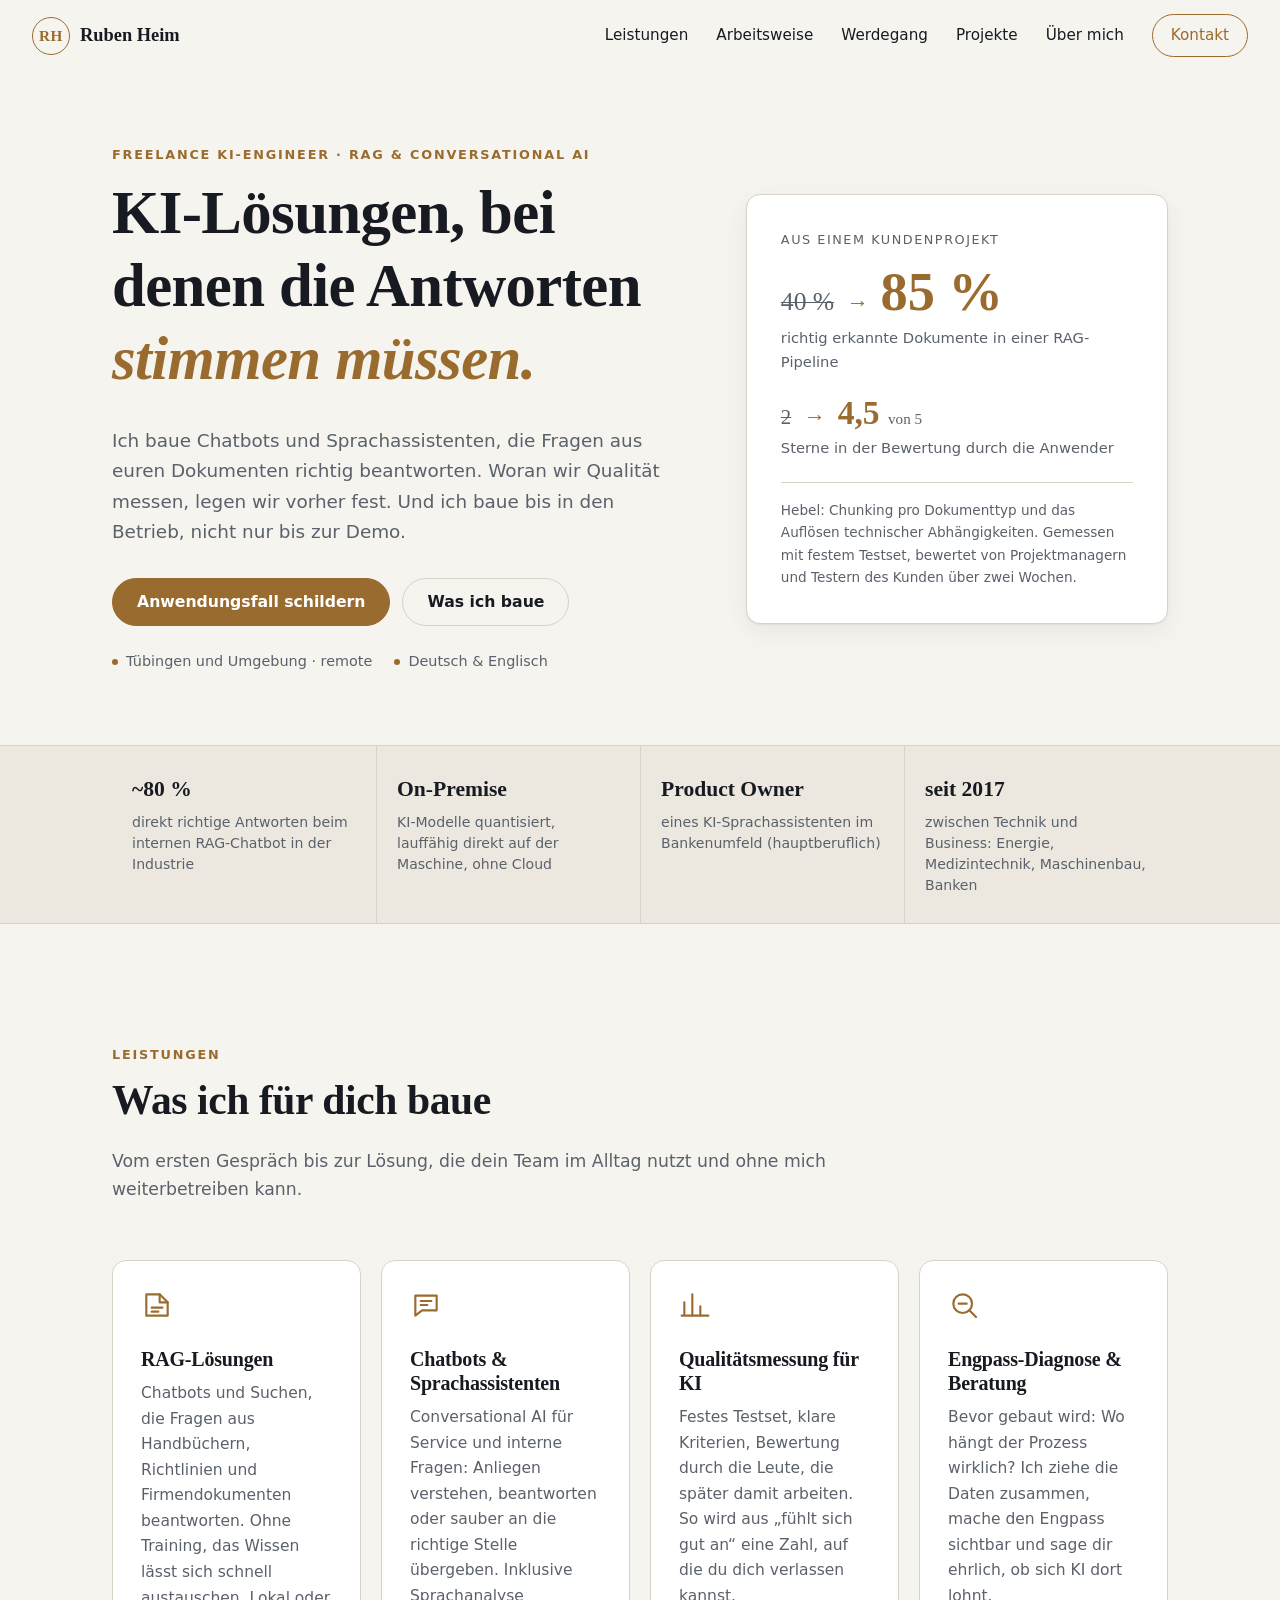
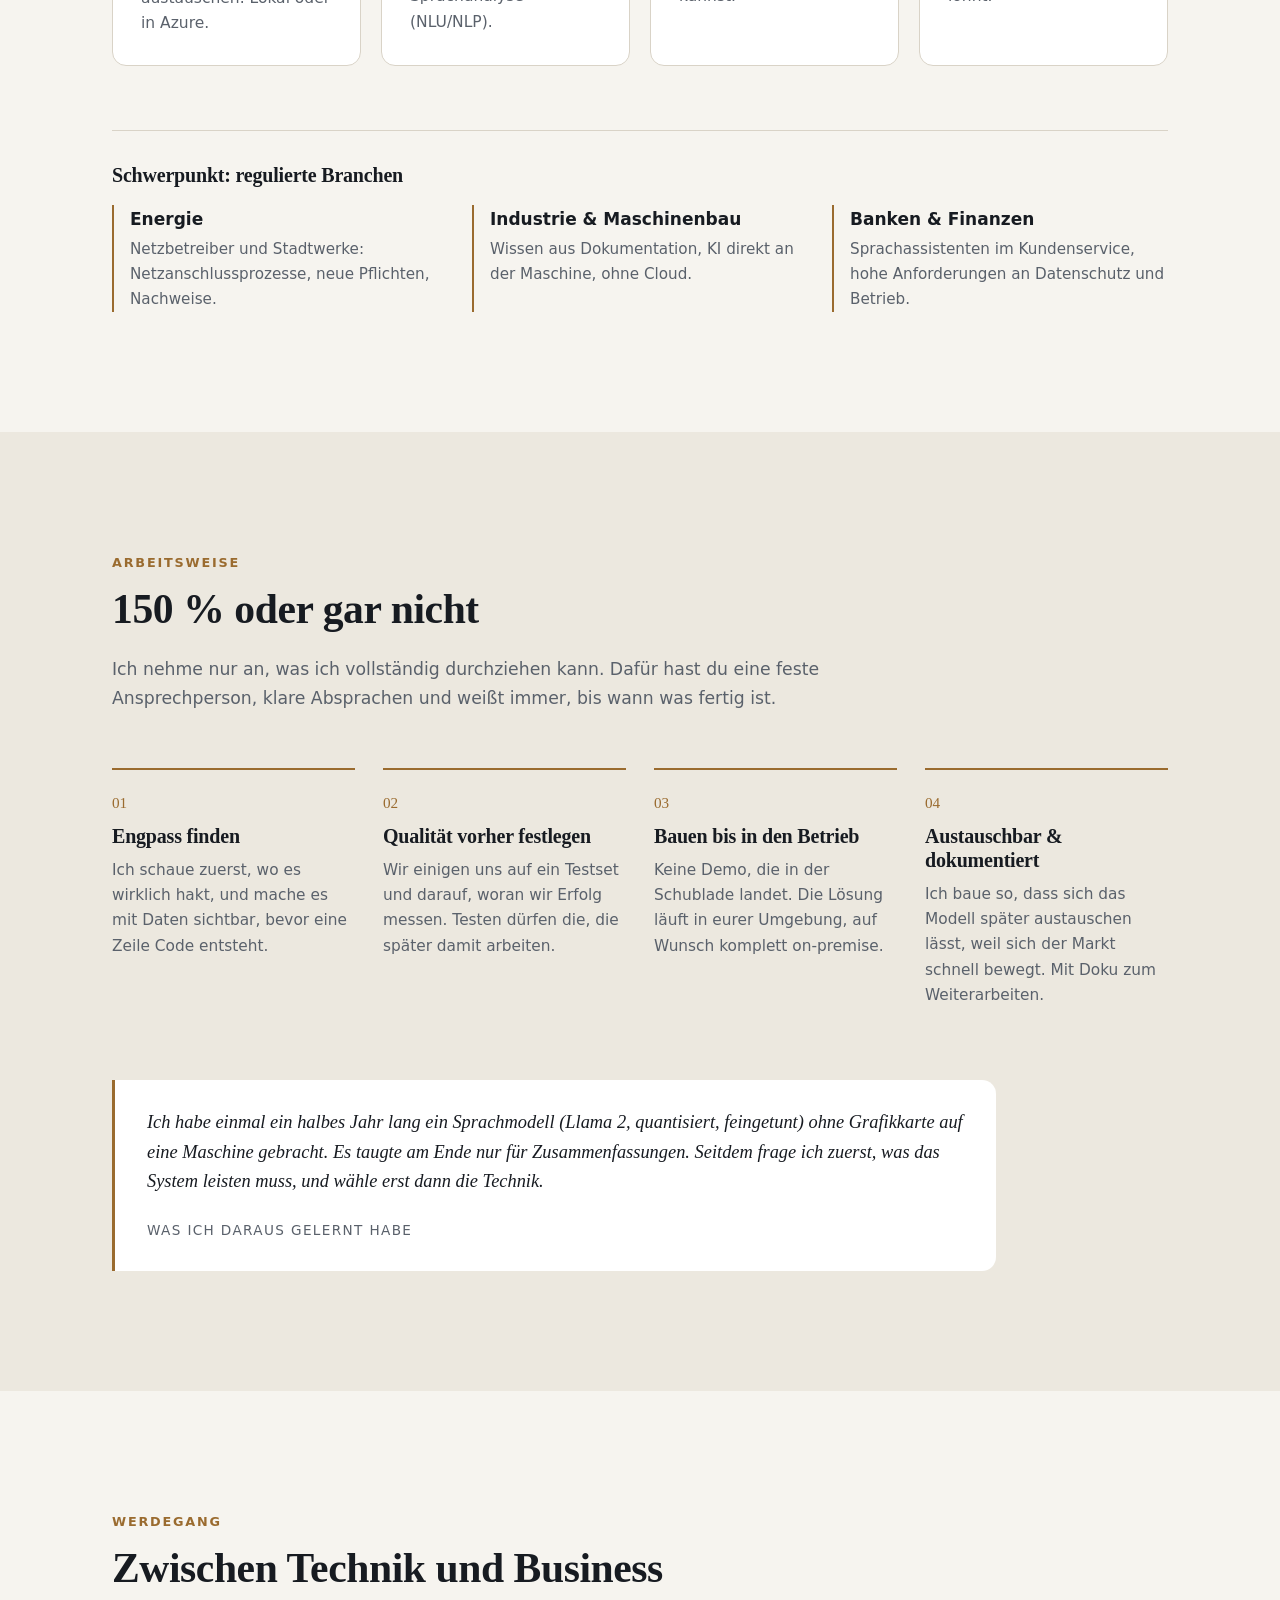
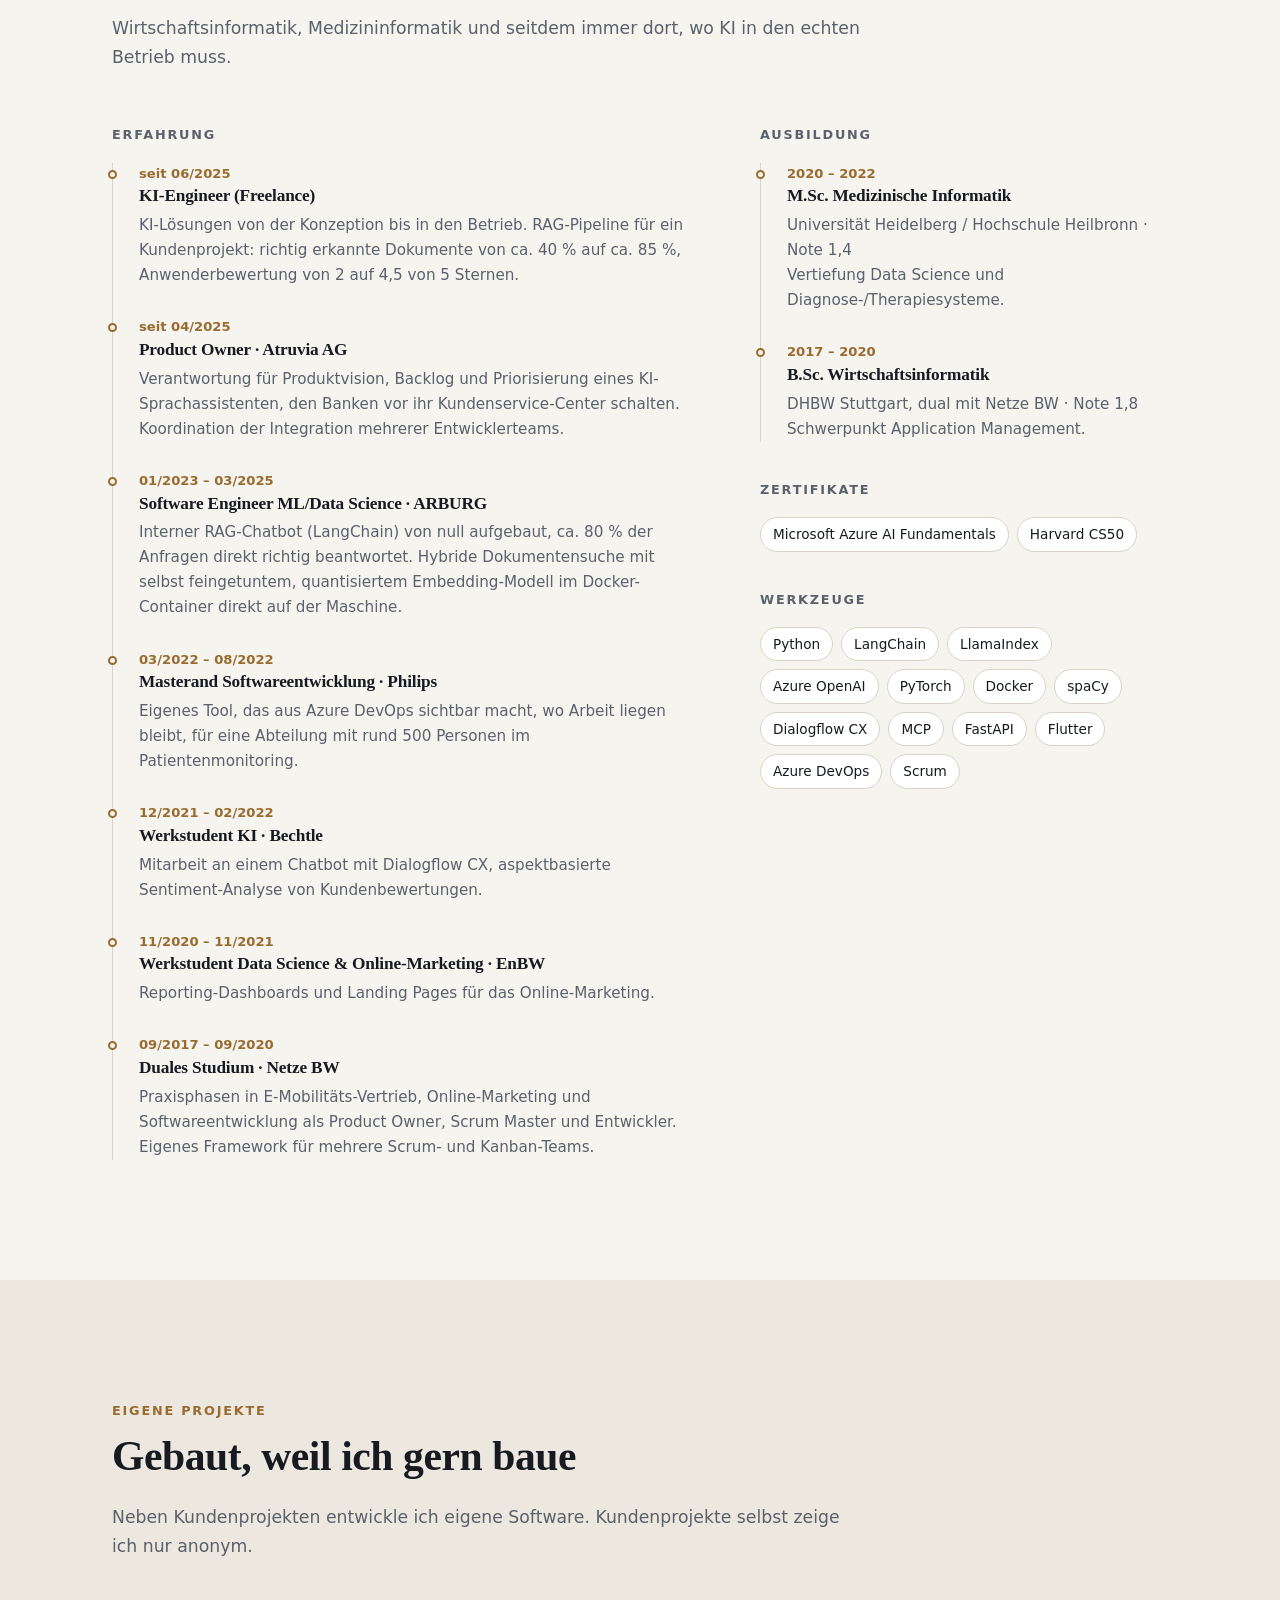
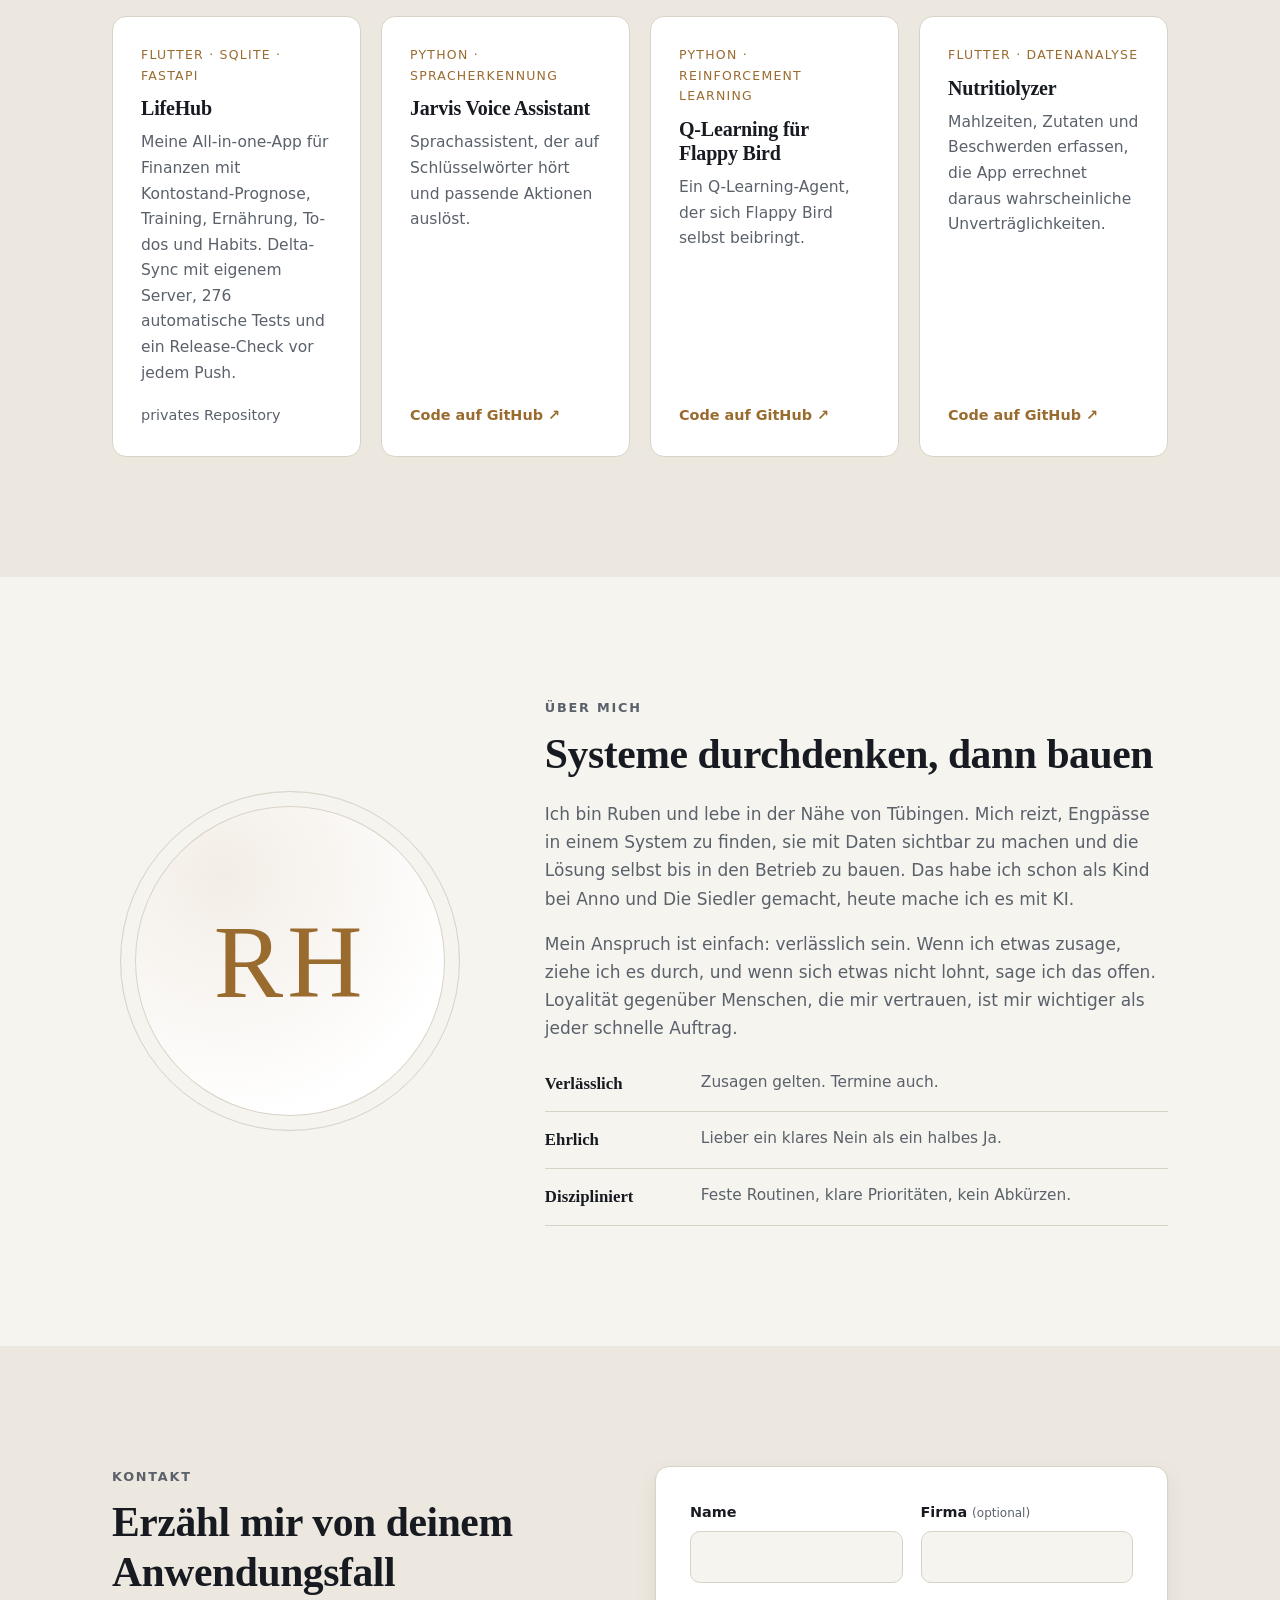
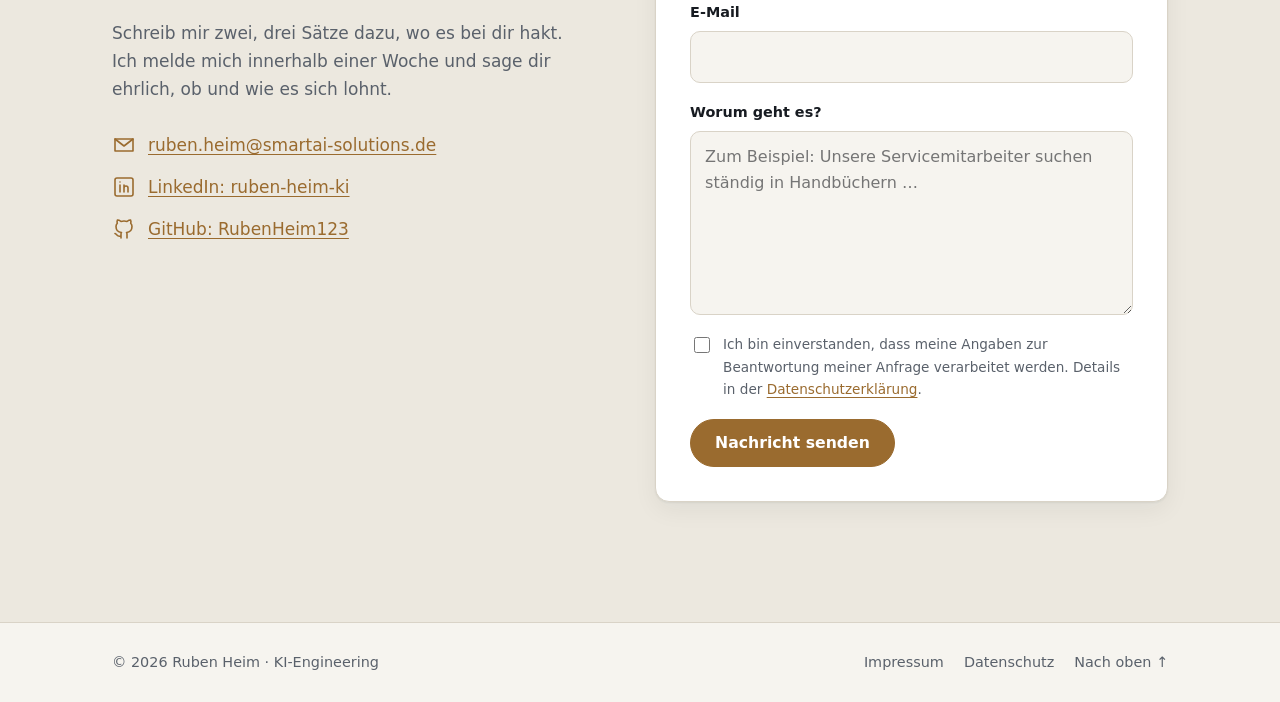
<file: index.html>
<!DOCTYPE html>
<html lang="de">
  <head>
    <meta charset="UTF-8" />
    <meta name="viewport" content="width=device-width, initial-scale=1.0" />
    <title>Ruben Heim – KI-Engineer für RAG &amp; Conversational AI</title>
    <meta
      name="description"
      content="Freelance KI-Engineer für RAG und Conversational AI. Chatbots und Sprachassistenten, deren Qualität messbar ist und im Betrieb hält – für Energie, Industrie und Banken."
    />
    <meta property="og:title" content="Ruben Heim – KI-Engineer für RAG & Conversational AI" />
    <meta
      property="og:description"
      content="Chatbots, die Fragen aus Firmendokumenten richtig beantworten. Qualität vorher festgelegt, im Betrieb gemessen."
    />
    <meta property="og:type" content="website" />
    <meta property="og:url" content="https://rubenheim123.github.io/" />
    <meta name="theme-color" content="#0f1318" />
    <link rel="icon" href="images/favicon.svg" type="image/svg+xml" />
    <link rel="stylesheet" href="css/style.css" />
  </head>
  <body>
    <a class="skip-link" href="#main">Zum Inhalt springen</a>

    <header class="header" id="header">
      <a href="#top" class="logo" aria-label="Ruben Heim, zum Seitenanfang">
        <span class="logo-mark">RH</span>
        <span class="logo-text">Ruben Heim</span>
      </a>

      <button class="menu-toggle" id="menu-toggle" aria-label="Menü öffnen" aria-expanded="false" aria-controls="navbar">
        <span></span><span></span><span></span>
      </button>

      <nav class="navbar" id="navbar" aria-label="Hauptnavigation">
        <a href="#leistungen">Leistungen</a>
        <a href="#arbeitsweise">Arbeitsweise</a>
        <a href="#werdegang">Werdegang</a>
        <a href="#projekte">Projekte</a>
        <a href="#ueber-mich">Über mich</a>
        <a href="#kontakt" class="nav-cta">Kontakt</a>
      </nav>
    </header>

    <main id="main">
      <!-- Hero -->
      <section class="hero" id="top">
        <div class="container hero-grid">
          <div class="hero-text">
            <p class="eyebrow">Freelance KI-Engineer · RAG &amp; Conversational AI</p>
            <h1>KI-Lösungen, bei denen die Antworten <em>stimmen müssen.</em></h1>
            <p class="lead">
              Ich baue Chatbots und Sprachassistenten, die Fragen aus euren Dokumenten richtig beantworten.
              Woran wir Qualität messen, legen wir vorher fest. Und ich baue bis in den Betrieb, nicht nur
              bis zur Demo.
            </p>
            <div class="btn-row">
              <a href="#kontakt" class="btn btn-primary">Anwendungsfall schildern</a>
              <a href="#leistungen" class="btn btn-ghost">Was ich baue</a>
            </div>
            <ul class="hero-meta">
              <li>Tübingen und Umgebung · remote</li>
              <li>Deutsch &amp; Englisch</li>
            </ul>
          </div>

          <aside class="hero-card" aria-label="Ergebnis aus einem Kundenprojekt">
            <p class="card-label">Aus einem Kundenprojekt</p>
            <div class="metric">
              <span class="metric-from">40&nbsp;%</span>
              <span class="metric-arrow" aria-hidden="true">→</span>
              <span class="metric-to">85&nbsp;%</span>
            </div>
            <p class="metric-caption">richtig erkannte Dokumente in einer RAG-Pipeline</p>
            <div class="metric metric-small">
              <span class="metric-from">2</span>
              <span class="metric-arrow" aria-hidden="true">→</span>
              <span class="metric-to">4,5&nbsp;<small>von 5</small></span>
            </div>
            <p class="metric-caption">Sterne in der Bewertung durch die Anwender</p>
            <p class="card-foot">
              Hebel: Chunking pro Dokumenttyp und das Auflösen technischer Abhängigkeiten. Gemessen mit festem
              Testset, bewertet von Projektmanagern und Testern des Kunden über zwei Wochen.
            </p>
          </aside>
        </div>
      </section>

      <!-- Trust strip -->
      <section class="strip" aria-label="Kurz zusammengefasst">
        <div class="container strip-grid">
          <div>
            <strong>~80&nbsp;%</strong>
            <span>direkt richtige Antworten beim internen RAG-Chatbot in der Industrie</span>
          </div>
          <div>
            <strong>On-Premise</strong>
            <span>KI-Modelle quantisiert, lauffähig direkt auf der Maschine, ohne Cloud</span>
          </div>
          <div>
            <strong>Product Owner</strong>
            <span>eines KI-Sprachassistenten im Bankenumfeld (hauptberuflich)</span>
          </div>
          <div>
            <strong>seit 2017</strong>
            <span>zwischen Technik und Business: Energie, Medizintechnik, Maschinenbau, Banken</span>
          </div>
        </div>
      </section>

      <!-- Leistungen -->
      <section class="section" id="leistungen">
        <div class="container">
          <header class="section-head">
            <p class="eyebrow">Leistungen</p>
            <h2>Was ich für dich baue</h2>
            <p>Vom ersten Gespräch bis zur Lösung, die dein Team im Alltag nutzt und ohne mich weiterbetreiben kann.</p>
          </header>

          <div class="cards">
            <article class="card">
              <svg class="icon" viewBox="0 0 24 24" aria-hidden="true"><path d="M4 4h10l6 6v10H4z" /><path d="M14 4v6h6" /><path d="M8 14h8M8 17h5" /></svg>
              <h3>RAG-Lösungen</h3>
              <p>
                Chatbots und Suchen, die Fragen aus Handbüchern, Richtlinien und Firmendokumenten beantworten.
                Ohne Training, das Wissen lässt sich schnell austauschen. Lokal oder in Azure.
              </p>
            </article>
            <article class="card">
              <svg class="icon" viewBox="0 0 24 24" aria-hidden="true"><path d="M4 5h16v11H9l-5 4z" /><path d="M8 9h8M8 12h5" /></svg>
              <h3>Chatbots &amp; Sprachassistenten</h3>
              <p>
                Conversational AI für Service und interne Fragen: Anliegen verstehen, beantworten oder sauber an
                die richtige Stelle übergeben. Inklusive Sprachanalyse (NLU/NLP).
              </p>
            </article>
            <article class="card">
              <svg class="icon" viewBox="0 0 24 24" aria-hidden="true"><path d="M4 20V10M10 20V4M16 20v-7M22 20H2" /></svg>
              <h3>Qualitätsmessung für KI</h3>
              <p>
                Festes Testset, klare Kriterien, Bewertung durch die Leute, die später damit arbeiten. So wird aus
                „fühlt sich gut an“ eine Zahl, auf die du dich verlassen kannst.
              </p>
            </article>
            <article class="card">
              <svg class="icon" viewBox="0 0 24 24" aria-hidden="true"><circle cx="11" cy="11" r="7" /><path d="M21 21l-5-5" /><path d="M8 11h6" /></svg>
              <h3>Engpass-Diagnose &amp; Beratung</h3>
              <p>
                Bevor gebaut wird: Wo hängt der Prozess wirklich? Ich ziehe die Daten zusammen, mache den Engpass
                sichtbar und sage dir ehrlich, ob sich KI dort lohnt.
              </p>
            </article>
          </div>

          <div class="focus">
            <h3>Schwerpunkt: regulierte Branchen</h3>
            <ul class="focus-list">
              <li>
                <strong>Energie</strong>
                <span>Netzbetreiber und Stadtwerke: Netzanschlussprozesse, neue Pflichten, Nachweise.</span>
              </li>
              <li>
                <strong>Industrie &amp; Maschinenbau</strong>
                <span>Wissen aus Dokumentation, KI direkt an der Maschine, ohne Cloud.</span>
              </li>
              <li>
                <strong>Banken &amp; Finanzen</strong>
                <span>Sprachassistenten im Kundenservice, hohe Anforderungen an Datenschutz und Betrieb.</span>
              </li>
            </ul>
          </div>
        </div>
      </section>

      <!-- Arbeitsweise -->
      <section class="section section-alt" id="arbeitsweise">
        <div class="container">
          <header class="section-head">
            <p class="eyebrow">Arbeitsweise</p>
            <h2>150&nbsp;% oder gar nicht</h2>
            <p>
              Ich nehme nur an, was ich vollständig durchziehen kann. Dafür hast du eine feste Ansprechperson,
              klare Absprachen und weißt immer, bis wann was fertig ist.
            </p>
          </header>

          <ol class="steps">
            <li>
              <span class="step-no">01</span>
              <h3>Engpass finden</h3>
              <p>Ich schaue zuerst, wo es wirklich hakt, und mache es mit Daten sichtbar, bevor eine Zeile Code entsteht.</p>
            </li>
            <li>
              <span class="step-no">02</span>
              <h3>Qualität vorher festlegen</h3>
              <p>Wir einigen uns auf ein Testset und darauf, woran wir Erfolg messen. Testen dürfen die, die später damit arbeiten.</p>
            </li>
            <li>
              <span class="step-no">03</span>
              <h3>Bauen bis in den Betrieb</h3>
              <p>Keine Demo, die in der Schublade landet. Die Lösung läuft in eurer Umgebung, auf Wunsch komplett on-premise.</p>
            </li>
            <li>
              <span class="step-no">04</span>
              <h3>Austauschbar &amp; dokumentiert</h3>
              <p>Ich baue so, dass sich das Modell später austauschen lässt, weil sich der Markt schnell bewegt. Mit Doku zum Weiterarbeiten.</p>
            </li>
          </ol>

          <blockquote class="lesson">
            <p>
              Ich habe einmal ein halbes Jahr lang ein Sprachmodell (Llama&nbsp;2, quantisiert, feingetunt) ohne
              Grafikkarte auf eine Maschine gebracht. Es taugte am Ende nur für Zusammenfassungen. Seitdem frage
              ich zuerst, was das System leisten muss, und wähle erst dann die Technik.
            </p>
            <cite>Was ich daraus gelernt habe</cite>
          </blockquote>
        </div>
      </section>

      <!-- Werdegang -->
      <section class="section" id="werdegang">
        <div class="container">
          <header class="section-head">
            <p class="eyebrow">Werdegang</p>
            <h2>Zwischen Technik und Business</h2>
            <p>Wirtschaftsinformatik, Medizininformatik und seitdem immer dort, wo KI in den echten Betrieb muss.</p>
          </header>

          <div class="timeline-grid">
            <div>
              <h3 class="col-title">Erfahrung</h3>
              <ol class="timeline">
                <li>
                  <span class="time">seit 06/2025</span>
                  <h4>KI-Engineer (Freelance)</h4>
                  <p>
                    KI-Lösungen von der Konzeption bis in den Betrieb. RAG-Pipeline für ein Kundenprojekt: richtig
                    erkannte Dokumente von ca. 40&nbsp;% auf ca. 85&nbsp;%, Anwenderbewertung von 2 auf 4,5 von 5 Sternen.
                  </p>
                </li>
                <li>
                  <span class="time">seit 04/2025</span>
                  <h4>Product Owner · Atruvia AG</h4>
                  <p>
                    Verantwortung für Produktvision, Backlog und Priorisierung eines KI-Sprachassistenten, den Banken
                    vor ihr Kundenservice-Center schalten. Koordination der Integration mehrerer Entwicklerteams.
                  </p>
                </li>
                <li>
                  <span class="time">01/2023 – 03/2025</span>
                  <h4>Software Engineer ML/Data Science · ARBURG</h4>
                  <p>
                    Interner RAG-Chatbot (LangChain) von null aufgebaut, ca. 80&nbsp;% der Anfragen direkt richtig
                    beantwortet. Hybride Dokumentensuche mit selbst feingetuntem, quantisiertem Embedding-Modell im
                    Docker-Container direkt auf der Maschine.
                  </p>
                </li>
                <li>
                  <span class="time">03/2022 – 08/2022</span>
                  <h4>Masterand Softwareentwicklung · Philips</h4>
                  <p>
                    Eigenes Tool, das aus Azure DevOps sichtbar macht, wo Arbeit liegen bleibt, für eine Abteilung
                    mit rund 500 Personen im Patientenmonitoring.
                  </p>
                </li>
                <li>
                  <span class="time">12/2021 – 02/2022</span>
                  <h4>Werkstudent KI · Bechtle</h4>
                  <p>Mitarbeit an einem Chatbot mit Dialogflow CX, aspektbasierte Sentiment-Analyse von Kundenbewertungen.</p>
                </li>
                <li>
                  <span class="time">11/2020 – 11/2021</span>
                  <h4>Werkstudent Data Science &amp; Online-Marketing · EnBW</h4>
                  <p>Reporting-Dashboards und Landing Pages für das Online-Marketing.</p>
                </li>
                <li>
                  <span class="time">09/2017 – 09/2020</span>
                  <h4>Duales Studium · Netze BW</h4>
                  <p>
                    Praxisphasen in E-Mobilitäts-Vertrieb, Online-Marketing und Softwareentwicklung als Product Owner,
                    Scrum Master und Entwickler. Eigenes Framework für mehrere Scrum- und Kanban-Teams.
                  </p>
                </li>
              </ol>
            </div>

            <div>
              <h3 class="col-title">Ausbildung</h3>
              <ol class="timeline">
                <li>
                  <span class="time">2020 – 2022</span>
                  <h4>M.Sc. Medizinische Informatik</h4>
                  <p>Universität Heidelberg / Hochschule Heilbronn · Note 1,4<br />Vertiefung Data Science und Diagnose-/Therapiesysteme.</p>
                </li>
                <li>
                  <span class="time">2017 – 2020</span>
                  <h4>B.Sc. Wirtschaftsinformatik</h4>
                  <p>DHBW Stuttgart, dual mit Netze BW · Note 1,8<br />Schwerpunkt Application Management.</p>
                </li>
              </ol>

              <h3 class="col-title">Zertifikate</h3>
              <ul class="tags">
                <li>Microsoft Azure AI Fundamentals</li>
                <li>Harvard CS50</li>
              </ul>

              <h3 class="col-title">Werkzeuge</h3>
              <ul class="tags">
                <li>Python</li>
                <li>LangChain</li>
                <li>LlamaIndex</li>
                <li>Azure OpenAI</li>
                <li>PyTorch</li>
                <li>Docker</li>
                <li>spaCy</li>
                <li>Dialogflow CX</li>
                <li>MCP</li>
                <li>FastAPI</li>
                <li>Flutter</li>
                <li>Azure DevOps</li>
                <li>Scrum</li>
              </ul>
            </div>
          </div>
        </div>
      </section>

      <!-- Projekte -->
      <section class="section section-alt" id="projekte">
        <div class="container">
          <header class="section-head">
            <p class="eyebrow">Eigene Projekte</p>
            <h2>Gebaut, weil ich gern baue</h2>
            <p>Neben Kundenprojekten entwickle ich eigene Software. Kundenprojekte selbst zeige ich nur anonym.</p>
          </header>

          <div class="cards projects">
            <article class="card project">
              <p class="project-tag">Flutter · SQLite · FastAPI</p>
              <h3>LifeHub</h3>
              <p>
                Meine All-in-one-App für Finanzen mit Kontostand-Prognose, Training, Ernährung, To-dos und Habits.
                Delta-Sync mit eigenem Server, 276 automatische Tests und ein Release-Check vor jedem Push.
              </p>
              <span class="project-note">privates Repository</span>
            </article>
            <article class="card project">
              <p class="project-tag">Python · Spracherkennung</p>
              <h3>Jarvis Voice Assistant</h3>
              <p>Sprachassistent, der auf Schlüsselwörter hört und passende Aktionen auslöst.</p>
              <a class="project-link" href="https://github.com/RubenHeim123/jarvis" target="_blank" rel="noopener">Code auf GitHub ↗</a>
            </article>
            <article class="card project">
              <p class="project-tag">Python · Reinforcement Learning</p>
              <h3>Q-Learning für Flappy Bird</h3>
              <p>Ein Q-Learning-Agent, der sich Flappy Bird selbst beibringt.</p>
              <a class="project-link" href="https://github.com/RubenHeim123/Q-Learning-fuer-Flappy-Bird" target="_blank" rel="noopener">Code auf GitHub ↗</a>
            </article>
            <article class="card project">
              <p class="project-tag">Flutter · Datenanalyse</p>
              <h3>Nutritiolyzer</h3>
              <p>Mahlzeiten, Zutaten und Beschwerden erfassen, die App errechnet daraus wahrscheinliche Unverträglichkeiten.</p>
              <a class="project-link" href="https://github.com/RubenHeim123/nutritiolyzer" target="_blank" rel="noopener">Code auf GitHub ↗</a>
            </article>
          </div>
        </div>
      </section>

      <!-- Über mich -->
      <section class="section" id="ueber-mich">
        <div class="container about-grid">
          <div class="about-mark" aria-hidden="true">
            <span>RH</span>
          </div>
          <div class="about-text">
            <p class="eyebrow">Über mich</p>
            <h2>Systeme durchdenken, dann bauen</h2>
            <p>
              Ich bin Ruben und lebe in der Nähe von Tübingen. Mich reizt, Engpässe in einem System zu
              finden, sie mit Daten sichtbar zu machen und die Lösung selbst bis in den Betrieb zu bauen. Das
              habe ich schon als Kind bei Anno und Die Siedler gemacht, heute mache ich es mit KI.
            </p>
            <p>
              Mein Anspruch ist einfach: verlässlich sein. Wenn ich etwas zusage, ziehe ich es durch, und wenn
              sich etwas nicht lohnt, sage ich das offen. Loyalität gegenüber Menschen, die mir vertrauen, ist
              mir wichtiger als jeder schnelle Auftrag.
            </p>
            <ul class="values">
              <li><strong>Verlässlich</strong><span>Zusagen gelten. Termine auch.</span></li>
              <li><strong>Ehrlich</strong><span>Lieber ein klares Nein als ein halbes Ja.</span></li>
              <li><strong>Diszipliniert</strong><span>Feste Routinen, klare Prioritäten, kein Abkürzen.</span></li>
            </ul>
          </div>
        </div>
      </section>

      <!-- Kontakt -->
      <section class="section section-alt" id="kontakt">
        <div class="container contact-grid">
          <div>
            <p class="eyebrow">Kontakt</p>
            <h2>Erzähl mir von deinem Anwendungsfall</h2>
            <p>
              Schreib mir zwei, drei Sätze dazu, wo es bei dir hakt. Ich melde mich innerhalb einer Woche
              und sage dir ehrlich, ob und wie es sich lohnt.
            </p>
            <ul class="contact-list">
              <li>
                <svg class="icon" viewBox="0 0 24 24" aria-hidden="true"><path d="M3 6h18v12H3z" /><path d="M3 6l9 7 9-7" /></svg>
                <a href="mailto:ruben.heim@smartai-solutions.de">ruben.heim@smartai-solutions.de</a>
              </li>
              <li>
                <svg class="icon" viewBox="0 0 24 24" aria-hidden="true"><rect x="3" y="3" width="18" height="18" rx="2" /><path d="M8 10v7M8 7v.01M12 17v-4a2 2 0 0 1 4 0v4M12 10v7" /></svg>
                <a href="https://www.linkedin.com/in/ruben-heim-ki/" target="_blank" rel="noopener">LinkedIn: ruben-heim-ki</a>
              </li>
              <li>
                <svg class="icon" viewBox="0 0 24 24" aria-hidden="true"><path d="M9 19c-4 1.5-4-2-6-2.5M15 21v-3.5c0-1 .1-1.4-.5-2 2.8-.3 5.5-1.4 5.5-6a4.6 4.6 0 0 0-1.3-3.2 4.2 4.2 0 0 0-.1-3.2s-1.1-.3-3.5 1.3a12 12 0 0 0-6.2 0C6.5 2.8 5.4 3.1 5.4 3.1a4.2 4.2 0 0 0-.1 3.2A4.6 4.6 0 0 0 4 9.5c0 4.6 2.7 5.7 5.5 6-.6.6-.6 1.2-.5 2V21" /></svg>
                <a href="https://github.com/RubenHeim123" target="_blank" rel="noopener">GitHub: RubenHeim123</a>
              </li>
            </ul>
          </div>

          <form class="contact-form" action="https://fabform.io/f/IrGEDo2" method="post">
            <div class="field-row">
              <label>
                <span>Name</span>
                <input type="text" name="name" autocomplete="name" required />
              </label>
              <label>
                <span>Firma <small>(optional)</small></span>
                <input type="text" name="firma" autocomplete="organization" />
              </label>
            </div>
            <label>
              <span>E-Mail</span>
              <input type="email" name="email" autocomplete="email" required />
            </label>
            <label>
              <span>Worum geht es?</span>
              <textarea name="message" rows="6" required placeholder="Zum Beispiel: Unsere Servicemitarbeiter suchen ständig in Handbüchern …"></textarea>
            </label>
            <label class="consent">
              <input type="checkbox" name="datenschutz" required />
              <span>Ich bin einverstanden, dass meine Angaben zur Beantwortung meiner Anfrage verarbeitet werden. Details in der <a href="datenschutz.html">Datenschutzerklärung</a>.</span>
            </label>
            <button type="submit" class="btn btn-primary">Nachricht senden</button>
          </form>
        </div>
      </section>
    </main>

    <footer class="footer">
      <div class="container footer-inner">
        <p>© <span id="year">2026</span> Ruben Heim · KI-Engineering</p>
        <nav aria-label="Rechtliches">
          <a href="impressum.html">Impressum</a>
          <a href="datenschutz.html">Datenschutz</a>
          <a href="#top">Nach oben ↑</a>
        </nav>
      </div>
    </footer>

    <script src="js/script.js"></script>
  </body>
</html>
</file>
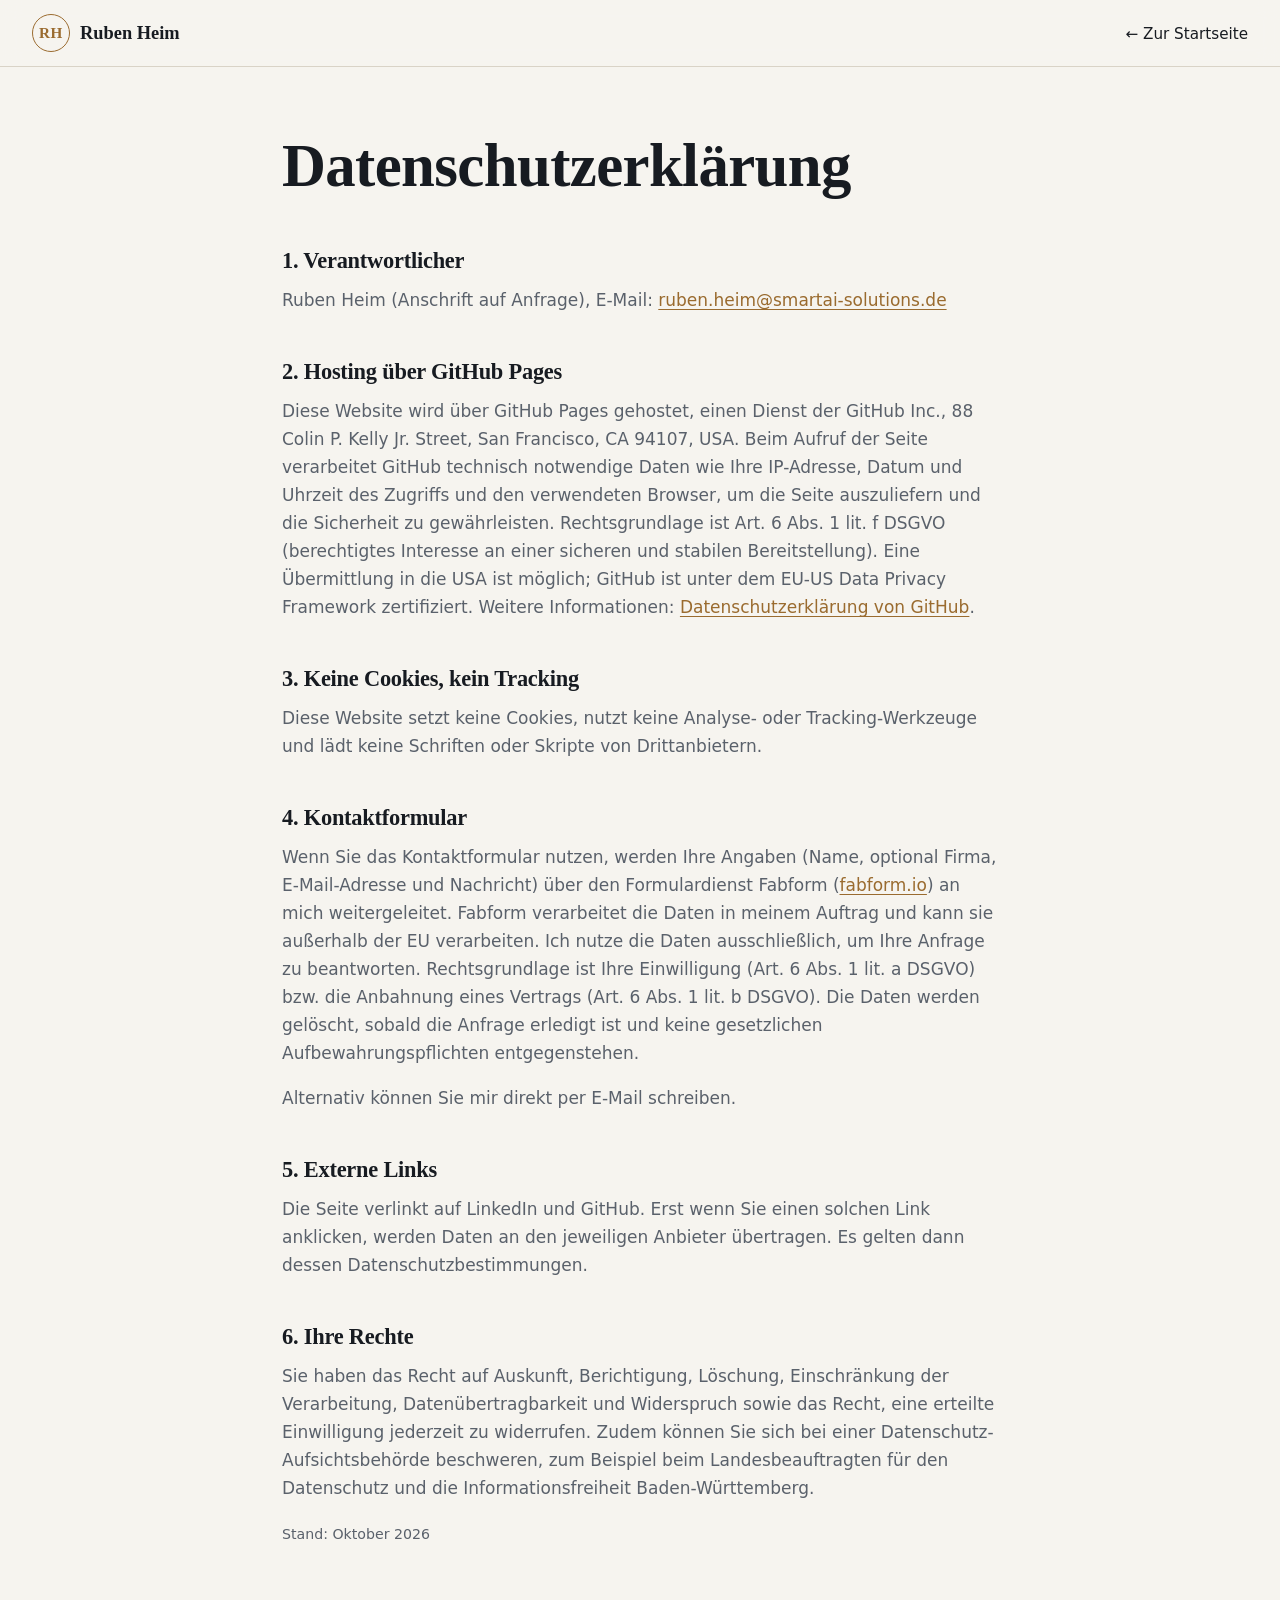
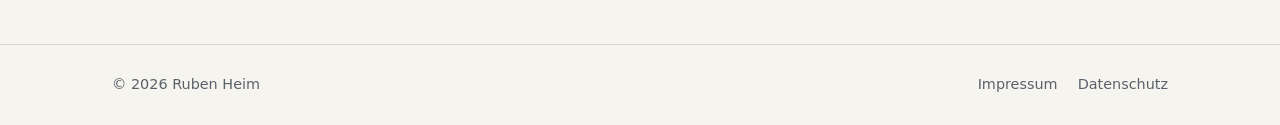
<file: datenschutz.html>
<!DOCTYPE html>
<html lang="de">
  <head>
    <meta charset="UTF-8" />
    <meta name="viewport" content="width=device-width, initial-scale=1.0" />
    <title>Datenschutz – Ruben Heim</title>
    <meta name="robots" content="noindex" />
    <link rel="icon" href="images/favicon.svg" type="image/svg+xml" />
    <link rel="stylesheet" href="css/style.css" />
  </head>
  <body>
    <header class="header sticky" id="header">
      <a href="index.html" class="logo"><span class="logo-mark">RH</span><span class="logo-text">Ruben Heim</span></a>
      <nav class="footer-nav"><a href="index.html">← Zur Startseite</a></nav>
    </header>

    <main class="legal">
      <div class="container">
        <h1>Datenschutzerklärung</h1>

        <h2>1. Verantwortlicher</h2>
        <p>
          Ruben Heim (Anschrift auf Anfrage),
          E-Mail: <a href="mailto:ruben.heim@smartai-solutions.de">ruben.heim@smartai-solutions.de</a>
        </p>

        <h2>2. Hosting über GitHub Pages</h2>
        <p>
          Diese Website wird über GitHub Pages gehostet, einen Dienst der GitHub Inc., 88 Colin P. Kelly Jr.
          Street, San Francisco, CA 94107, USA. Beim Aufruf der Seite verarbeitet GitHub technisch notwendige
          Daten wie Ihre IP-Adresse, Datum und Uhrzeit des Zugriffs und den verwendeten Browser, um die Seite
          auszuliefern und die Sicherheit zu gewährleisten. Rechtsgrundlage ist Art. 6 Abs. 1 lit. f DSGVO
          (berechtigtes Interesse an einer sicheren und stabilen Bereitstellung). Eine Übermittlung in die USA
          ist möglich; GitHub ist unter dem EU-US Data Privacy Framework zertifiziert. Weitere Informationen:
          <a href="https://docs.github.com/de/site-policy/privacy-policies/github-general-privacy-statement" target="_blank" rel="noopener">Datenschutzerklärung von GitHub</a>.
        </p>

        <h2>3. Keine Cookies, kein Tracking</h2>
        <p>
          Diese Website setzt keine Cookies, nutzt keine Analyse- oder Tracking-Werkzeuge und lädt keine Schriften
          oder Skripte von Drittanbietern.
        </p>

        <h2>4. Kontaktformular</h2>
        <p>
          Wenn Sie das Kontaktformular nutzen, werden Ihre Angaben (Name, optional Firma, E-Mail-Adresse und
          Nachricht) über den Formulardienst Fabform (<a href="https://fabform.io" target="_blank" rel="noopener">fabform.io</a>)
          an mich weitergeleitet. Fabform verarbeitet die Daten in meinem Auftrag und kann sie außerhalb der EU
          verarbeiten. Ich nutze die Daten ausschließlich, um Ihre Anfrage zu beantworten. Rechtsgrundlage ist
          Ihre Einwilligung (Art. 6 Abs. 1 lit. a DSGVO) bzw. die Anbahnung eines Vertrags (Art. 6 Abs. 1 lit. b
          DSGVO). Die Daten werden gelöscht, sobald die Anfrage erledigt ist und keine gesetzlichen
          Aufbewahrungspflichten entgegenstehen.
        </p>
        <p>Alternativ können Sie mir direkt per E-Mail schreiben.</p>

        <h2>5. Externe Links</h2>
        <p>
          Die Seite verlinkt auf LinkedIn und GitHub. Erst wenn Sie einen solchen Link anklicken, werden Daten an
          den jeweiligen Anbieter übertragen. Es gelten dann dessen Datenschutzbestimmungen.
        </p>

        <h2>6. Ihre Rechte</h2>
        <p>
          Sie haben das Recht auf Auskunft, Berichtigung, Löschung, Einschränkung der Verarbeitung,
          Datenübertragbarkeit und Widerspruch sowie das Recht, eine erteilte Einwilligung jederzeit zu
          widerrufen. Zudem können Sie sich bei einer Datenschutz-Aufsichtsbehörde beschweren, zum Beispiel beim
          Landesbeauftragten für den Datenschutz und die Informationsfreiheit Baden-Württemberg.
        </p>

        <p><small>Stand: Oktober 2026</small></p>
      </div>
    </main>

    <footer class="footer">
      <div class="container footer-inner">
        <p>© 2026 Ruben Heim</p>
        <nav aria-label="Rechtliches"><a href="impressum.html">Impressum</a><a href="datenschutz.html">Datenschutz</a></nav>
      </div>
    </footer>
  </body>
</html>
</file>
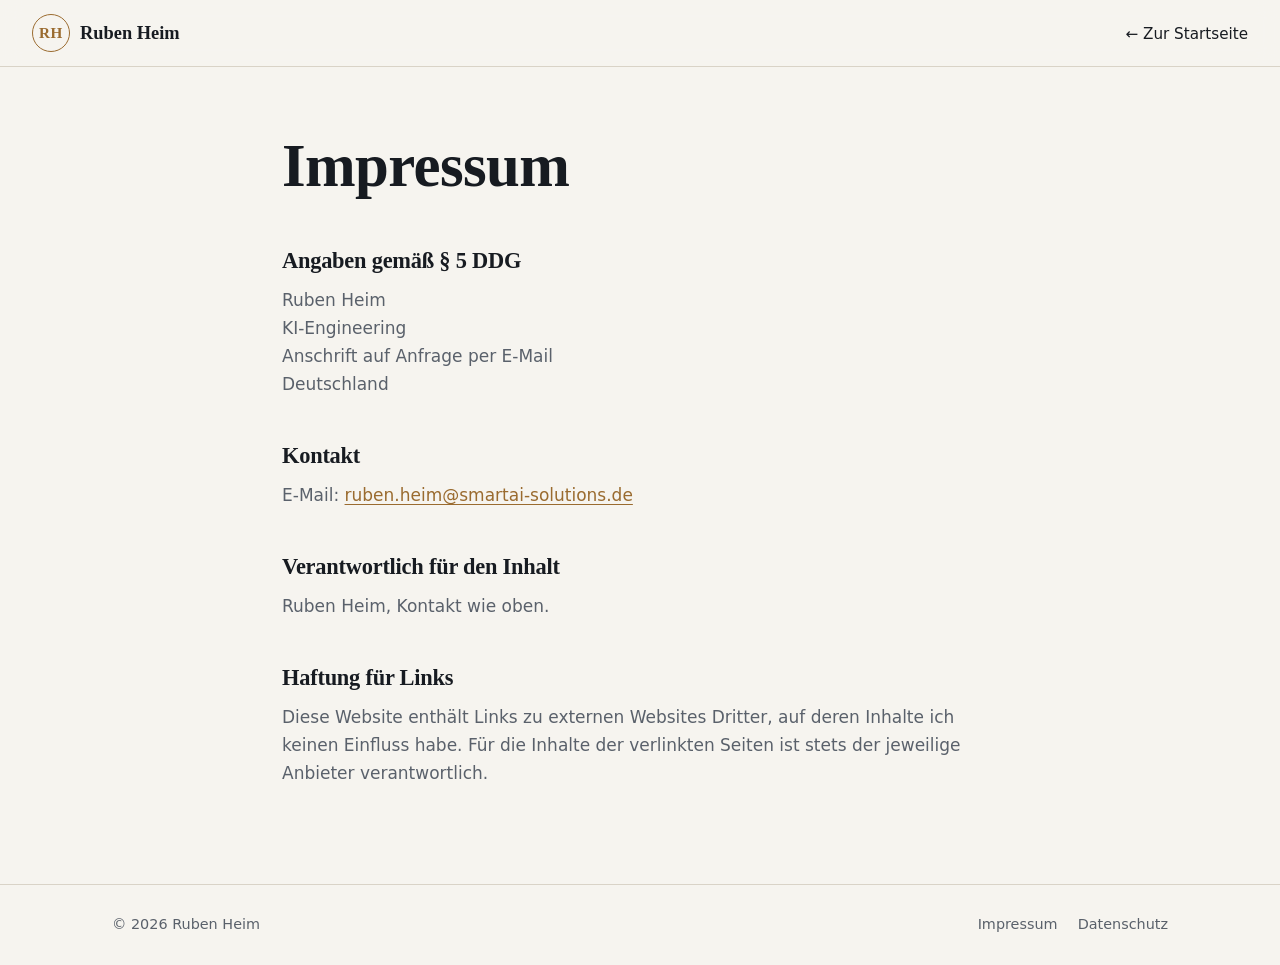
<file: impressum.html>
<!DOCTYPE html>
<html lang="de">
  <head>
    <meta charset="UTF-8" />
    <meta name="viewport" content="width=device-width, initial-scale=1.0" />
    <title>Impressum – Ruben Heim</title>
    <meta name="robots" content="noindex" />
    <link rel="icon" href="images/favicon.svg" type="image/svg+xml" />
    <link rel="stylesheet" href="css/style.css" />
  </head>
  <body>
    <header class="header sticky" id="header">
      <a href="index.html" class="logo"><span class="logo-mark">RH</span><span class="logo-text">Ruben Heim</span></a>
      <nav class="footer-nav"><a href="index.html">← Zur Startseite</a></nav>
    </header>

    <main class="legal">
      <div class="container">
        <h1>Impressum</h1>

        <h2>Angaben gemäß § 5 DDG</h2>
        <p>
          Ruben Heim<br />
          KI-Engineering<br />
          Anschrift auf Anfrage per E-Mail<br />
          Deutschland
        </p>

        <h2>Kontakt</h2>
        <p>
          E-Mail: <a href="mailto:ruben.heim@smartai-solutions.de">ruben.heim@smartai-solutions.de</a>
        </p>

        <h2>Verantwortlich für den Inhalt</h2>
        <p>Ruben Heim, Kontakt wie oben.</p>

        <h2>Haftung für Links</h2>
        <p>
          Diese Website enthält Links zu externen Websites Dritter, auf deren Inhalte ich keinen Einfluss habe.
          Für die Inhalte der verlinkten Seiten ist stets der jeweilige Anbieter verantwortlich.
        </p>
      </div>
    </main>

    <footer class="footer">
      <div class="container footer-inner">
        <p>© 2026 Ruben Heim</p>
        <nav aria-label="Rechtliches"><a href="impressum.html">Impressum</a><a href="datenschutz.html">Datenschutz</a></nav>
      </div>
    </footer>
  </body>
</html>
</file>
<file: css/style.css>
/* ============ Tokens ============ */
:root {
  --bg: #f6f4ef;
  --bg-alt: #ece8df;
  --surface: #ffffff;
  --text: #171b21;
  --muted: #5a616b;
  --line: #d9d3c7;
  --accent: #9a6b2f;
  --accent-strong: #7d5521;
  --accent-soft: rgba(154, 107, 47, 0.12);
  --on-accent: #ffffff;
  --shadow: 0 1px 2px rgba(23, 27, 33, 0.06), 0 8px 24px rgba(23, 27, 33, 0.06);

  --serif: "Iowan Old Style", "Palatino Linotype", Palatino, "Book Antiqua", Georgia, serif;
  --sans: system-ui, -apple-system, "Segoe UI", Roboto, "Helvetica Neue", Arial, sans-serif;

  --radius: 14px;
  --max: 1120px;
  --gutter: clamp(16px, 4vw, 32px);
  color-scheme: light;
}

@media (prefers-color-scheme: dark) {
  :root:not([data-theme="light"]) {
    --bg: #0f1318;
    --bg-alt: #151a21;
    --surface: #1a2029;
    --text: #ece8e1;
    --muted: #a3a9b2;
    --line: #2a313c;
    --accent: #d2a564;
    --accent-strong: #e2bb80;
    --accent-soft: rgba(210, 165, 100, 0.12);
    --on-accent: #14110c;
    --shadow: 0 1px 2px rgba(0, 0, 0, 0.3), 0 10px 30px rgba(0, 0, 0, 0.25);
    color-scheme: dark;
  }
}

:root[data-theme="dark"] {
  --bg: #0f1318;
  --bg-alt: #151a21;
  --surface: #1a2029;
  --text: #ece8e1;
  --muted: #a3a9b2;
  --line: #2a313c;
  --accent: #d2a564;
  --accent-strong: #e2bb80;
  --accent-soft: rgba(210, 165, 100, 0.12);
  --on-accent: #14110c;
  --shadow: 0 1px 2px rgba(0, 0, 0, 0.3), 0 10px 30px rgba(0, 0, 0, 0.25);
  color-scheme: dark;
}

/* ============ Base ============ */
*,
*::before,
*::after {
  box-sizing: border-box;
}

html {
  scroll-behavior: smooth;
  scroll-padding-top: 80px;
}

@media (prefers-reduced-motion: reduce) {
  html {
    scroll-behavior: auto;
  }
  * {
    transition: none !important;
    animation: none !important;
  }
}

body {
  margin: 0;
  background: var(--bg);
  color: var(--text);
  font-family: var(--sans);
  font-size: 17px;
  line-height: 1.65;
  -webkit-font-smoothing: antialiased;
  overflow-x: hidden;
}

h1,
h2,
h3,
h4 {
  font-family: var(--serif);
  font-weight: 600;
  line-height: 1.2;
  margin: 0 0 0.5em;
  letter-spacing: -0.01em;
}

h1 {
  font-size: clamp(2.3rem, 5.2vw, 3.8rem);
}
h2 {
  font-size: clamp(1.8rem, 3.6vw, 2.6rem);
}
h3 {
  font-size: 1.25rem;
}
h4 {
  font-size: 1.08rem;
}

p {
  margin: 0 0 1em;
}

a {
  color: var(--accent);
  text-underline-offset: 3px;
}
a:hover {
  color: var(--accent-strong);
}

:focus-visible {
  outline: 2px solid var(--accent);
  outline-offset: 3px;
  border-radius: 4px;
}

.container {
  width: 100%;
  max-width: var(--max);
  margin: 0 auto;
  padding: 0 var(--gutter);
}

.skip-link {
  position: absolute;
  left: -9999px;
  top: 8px;
  background: var(--accent);
  color: var(--on-accent);
  padding: 8px 14px;
  border-radius: 8px;
  z-index: 200;
}
.skip-link:focus {
  left: 8px;
}

.eyebrow {
  font-size: 0.8rem;
  font-weight: 600;
  letter-spacing: 0.14em;
  text-transform: uppercase;
  color: var(--accent);
  margin-bottom: 0.9em;
}

.icon {
  width: 24px;
  height: 24px;
  fill: none;
  stroke: currentColor;
  stroke-width: 1.6;
  stroke-linecap: round;
  stroke-linejoin: round;
  flex-shrink: 0;
}

/* ============ Header ============ */
.header {
  position: fixed;
  inset: 0 0 auto 0;
  z-index: 100;
  display: flex;
  align-items: center;
  justify-content: space-between;
  padding: 14px var(--gutter);
  transition: background 0.25s, box-shadow 0.25s;
}
.header.sticky {
  background: color-mix(in srgb, var(--bg) 88%, transparent);
  backdrop-filter: blur(10px);
  -webkit-backdrop-filter: blur(10px);
  box-shadow: 0 1px 0 var(--line);
}

.logo {
  display: flex;
  align-items: center;
  gap: 10px;
  color: var(--text);
  text-decoration: none;
  font-weight: 600;
}
.logo:hover {
  color: var(--text);
}
.logo-mark {
  display: grid;
  place-items: center;
  width: 38px;
  height: 38px;
  border: 1.5px solid var(--accent);
  border-radius: 50%;
  font-family: var(--serif);
  font-size: 0.95rem;
  color: var(--accent);
  letter-spacing: 0.04em;
}
.logo-text {
  font-family: var(--serif);
  font-size: 1.15rem;
}

.navbar {
  display: flex;
  align-items: center;
  gap: 28px;
}
.navbar a {
  color: var(--text);
  text-decoration: none;
  font-size: 0.95rem;
  font-weight: 500;
  position: relative;
}
.navbar a:not(.nav-cta)::after {
  content: "";
  position: absolute;
  left: 0;
  right: 0;
  bottom: -4px;
  height: 1.5px;
  background: var(--accent);
  transform: scaleX(0);
  transition: transform 0.2s;
}
.navbar a:hover::after,
.navbar a.active::after {
  transform: scaleX(1);
}
.navbar .nav-cta {
  padding: 8px 18px;
  border: 1.5px solid var(--accent);
  border-radius: 999px;
  color: var(--accent);
}
.navbar .nav-cta:hover {
  background: var(--accent);
  color: var(--on-accent);
}

.menu-toggle {
  display: none;
  flex-direction: column;
  justify-content: center;
  gap: 5px;
  width: 44px;
  height: 44px;
  background: none;
  border: 0;
  padding: 10px;
  cursor: pointer;
}
.menu-toggle span {
  display: block;
  height: 2px;
  background: var(--text);
  border-radius: 2px;
  transition: transform 0.2s, opacity 0.2s;
}
.menu-toggle[aria-expanded="true"] span:nth-child(1) {
  transform: translateY(7px) rotate(45deg);
}
.menu-toggle[aria-expanded="true"] span:nth-child(2) {
  opacity: 0;
}
.menu-toggle[aria-expanded="true"] span:nth-child(3) {
  transform: translateY(-7px) rotate(-45deg);
}

/* ============ Buttons ============ */
.btn-row {
  display: flex;
  flex-wrap: wrap;
  gap: 12px;
  margin: 1.8em 0 1.4em;
}
.btn {
  display: inline-flex;
  align-items: center;
  justify-content: center;
  min-height: 48px;
  padding: 0 24px;
  border-radius: 999px;
  font: inherit;
  font-weight: 600;
  font-size: 0.98rem;
  text-decoration: none;
  cursor: pointer;
  transition: background 0.2s, color 0.2s, transform 0.2s;
}
.btn:active {
  transform: translateY(1px);
}
.btn-primary {
  background: var(--accent);
  color: var(--on-accent);
  border: 1.5px solid var(--accent);
}
.btn-primary:hover {
  background: var(--accent-strong);
  border-color: var(--accent-strong);
  color: var(--on-accent);
}
.btn-ghost {
  background: transparent;
  color: var(--text);
  border: 1.5px solid var(--line);
}
.btn-ghost:hover {
  border-color: var(--accent);
  color: var(--accent);
}

/* ============ Hero ============ */
.hero {
  padding: clamp(120px, 16vh, 170px) 0 clamp(56px, 8vh, 96px);
}
.hero-grid {
  display: grid;
  grid-template-columns: 1.35fr 1fr;
  gap: clamp(32px, 5vw, 72px);
  align-items: center;
}
.hero h1 em {
  font-style: italic;
  color: var(--accent);
}
.lead {
  font-size: 1.15rem;
  color: var(--muted);
  max-width: 36em;
}
.hero-meta {
  list-style: none;
  padding: 0;
  margin: 0;
  display: flex;
  flex-wrap: wrap;
  gap: 8px 22px;
  font-size: 0.9rem;
  color: var(--muted);
}
.hero-meta li::before {
  content: "";
  display: inline-block;
  width: 6px;
  height: 6px;
  margin-right: 8px;
  border-radius: 50%;
  background: var(--accent);
  vertical-align: middle;
}

.hero-card {
  background: var(--surface);
  border: 1px solid var(--line);
  border-radius: var(--radius);
  padding: clamp(22px, 3vw, 34px);
  box-shadow: var(--shadow);
}
.card-label {
  font-size: 0.8rem;
  text-transform: uppercase;
  letter-spacing: 0.12em;
  color: var(--muted);
  margin-bottom: 1.2em;
}
.metric {
  display: flex;
  align-items: baseline;
  gap: 12px;
  font-family: var(--serif);
  line-height: 1;
}
.metric-from {
  font-size: 1.6rem;
  color: var(--muted);
  text-decoration: line-through;
  text-decoration-thickness: 1px;
}
.metric-arrow {
  color: var(--accent);
  font-size: 1.4rem;
}
.metric-to {
  font-size: clamp(2.6rem, 5vw, 3.4rem);
  color: var(--accent);
  font-weight: 600;
}
.metric-small .metric-from {
  font-size: 1.3rem;
}
.metric-small .metric-to {
  font-size: 2.1rem;
}
.metric-to small {
  font-size: 0.45em;
  color: var(--muted);
  font-weight: 400;
}
.metric-caption {
  font-size: 0.92rem;
  color: var(--muted);
  margin: 6px 0 22px;
}
.card-foot {
  font-size: 0.85rem;
  color: var(--muted);
  border-top: 1px solid var(--line);
  padding-top: 16px;
  margin: 0;
}

/* ============ Strip ============ */
.strip {
  border-top: 1px solid var(--line);
  border-bottom: 1px solid var(--line);
  background: var(--bg-alt);
}
.strip-grid {
  display: grid;
  grid-template-columns: repeat(4, 1fr);
}
.strip-grid > div {
  padding: 26px 20px;
  display: flex;
  flex-direction: column;
  gap: 4px;
}
.strip-grid > div + div {
  border-left: 1px solid var(--line);
}
.strip strong {
  font-family: var(--serif);
  font-size: 1.35rem;
  color: var(--text);
}
.strip span {
  font-size: 0.88rem;
  color: var(--muted);
  line-height: 1.5;
}

/* ============ Sections ============ */
.section {
  padding: clamp(72px, 10vw, 120px) 0;
}
.section-alt {
  background: var(--bg-alt);
}
.section-head {
  max-width: 44em;
  margin-bottom: clamp(32px, 5vw, 56px);
}
.section-head p:last-child {
  color: var(--muted);
  font-size: 1.08rem;
}

/* Cards */
.cards {
  display: grid;
  grid-template-columns: repeat(auto-fit, minmax(240px, 1fr));
  gap: 20px;
}
.card {
  background: var(--surface);
  border: 1px solid var(--line);
  border-radius: var(--radius);
  padding: 28px;
  transition: border-color 0.2s, transform 0.2s;
}
.card:hover {
  border-color: var(--accent);
  transform: translateY(-2px);
}
.card .icon {
  width: 32px;
  height: 32px;
  color: var(--accent);
  margin-bottom: 18px;
}
.card p {
  color: var(--muted);
  font-size: 0.97rem;
  margin: 0;
}

/* Focus */
.focus {
  margin-top: clamp(40px, 6vw, 64px);
  padding-top: 32px;
  border-top: 1px solid var(--line);
}
.focus-list {
  list-style: none;
  padding: 0;
  margin: 18px 0 0;
  display: grid;
  grid-template-columns: repeat(3, 1fr);
  gap: 24px;
}
.focus-list li {
  display: flex;
  flex-direction: column;
  gap: 4px;
  padding-left: 16px;
  border-left: 2px solid var(--accent);
}
.focus-list span {
  color: var(--muted);
  font-size: 0.95rem;
}

/* Steps */
.steps {
  list-style: none;
  padding: 0;
  margin: 0;
  display: grid;
  grid-template-columns: repeat(4, 1fr);
  gap: 28px;
  counter-reset: none;
}
.steps li {
  border-top: 2px solid var(--accent);
  padding-top: 20px;
}
.step-no {
  display: block;
  font-family: var(--serif);
  font-size: 0.95rem;
  color: var(--accent);
  margin-bottom: 8px;
}
.steps p {
  color: var(--muted);
  font-size: 0.96rem;
  margin: 0;
}

.lesson {
  margin: clamp(48px, 7vw, 72px) 0 0;
  padding: 28px 32px;
  background: var(--surface);
  border-left: 3px solid var(--accent);
  border-radius: 0 var(--radius) var(--radius) 0;
  max-width: 52em;
}
.lesson p {
  font-family: var(--serif);
  font-size: 1.15rem;
  line-height: 1.6;
  font-style: italic;
}
.lesson cite {
  font-style: normal;
  font-size: 0.85rem;
  color: var(--muted);
  text-transform: uppercase;
  letter-spacing: 0.1em;
}

/* Timeline */
.timeline-grid {
  display: grid;
  grid-template-columns: 1.4fr 1fr;
  gap: clamp(32px, 6vw, 80px);
}
.col-title {
  font-family: var(--sans);
  font-size: 0.8rem;
  text-transform: uppercase;
  letter-spacing: 0.14em;
  color: var(--muted);
  margin: 0 0 20px;
}
.col-title:not(:first-child) {
  margin-top: 40px;
}
.timeline {
  list-style: none;
  padding: 0;
  margin: 0;
  border-left: 1px solid var(--line);
}
.timeline li {
  position: relative;
  padding: 0 0 28px 26px;
}
.timeline li:last-child {
  padding-bottom: 0;
}
.timeline li::before {
  content: "";
  position: absolute;
  left: -5px;
  top: 7px;
  width: 9px;
  height: 9px;
  border-radius: 50%;
  background: var(--bg);
  border: 2px solid var(--accent);
}
.time {
  display: block;
  font-size: 0.82rem;
  color: var(--accent);
  font-weight: 600;
  margin-bottom: 2px;
}
.timeline h4 {
  margin-bottom: 6px;
}
.timeline p {
  color: var(--muted);
  font-size: 0.95rem;
  margin: 0;
}

.tags {
  list-style: none;
  padding: 0;
  margin: 0;
  display: flex;
  flex-wrap: wrap;
  gap: 8px;
}
.tags li {
  font-size: 0.85rem;
  padding: 5px 12px;
  border: 1px solid var(--line);
  border-radius: 999px;
  background: var(--surface);
}

/* Projects */
.project {
  display: flex;
  flex-direction: column;
}
.project-tag {
  font-size: 0.78rem !important;
  text-transform: uppercase;
  letter-spacing: 0.1em;
  color: var(--accent) !important;
  margin-bottom: 10px !important;
}
.project p:not(.project-tag) {
  flex-grow: 1;
}
.project-link,
.project-note {
  margin-top: 18px;
  font-size: 0.9rem;
  font-weight: 600;
}
.project-link {
  text-decoration: none;
}
.project-note {
  color: var(--muted);
  font-weight: 400;
}

/* About */
.about-grid {
  display: grid;
  grid-template-columns: 0.8fr 1.4fr;
  gap: clamp(32px, 6vw, 80px);
  align-items: center;
}
.about-mark {
  aspect-ratio: 1;
  max-width: 340px;
  width: 100%;
  border-radius: 50%;
  display: grid;
  place-items: center;
  background: radial-gradient(circle at 30% 25%, var(--accent-soft), transparent 70%), var(--surface);
  border: 1px solid var(--line);
  box-shadow: inset 0 0 0 14px var(--bg), inset 0 0 0 15px var(--line);
  justify-self: center;
}
.about-mark span {
  font-family: var(--serif);
  font-size: clamp(4rem, 9vw, 6.5rem);
  color: var(--accent);
  letter-spacing: 0.04em;
}
.about-text > p {
  color: var(--muted);
}
.values {
  list-style: none;
  padding: 0;
  margin: 28px 0 0;
  display: grid;
  gap: 14px;
}
.values li {
  display: grid;
  grid-template-columns: 140px 1fr;
  gap: 16px;
  padding-bottom: 14px;
  border-bottom: 1px solid var(--line);
}
.values strong {
  font-family: var(--serif);
  font-size: 1.05rem;
}
.values span {
  color: var(--muted);
  font-size: 0.96rem;
}

/* Contact */
.contact-grid {
  display: grid;
  grid-template-columns: 1fr 1.1fr;
  gap: clamp(32px, 6vw, 80px);
  align-items: start;
}
.contact-grid > div > p {
  color: var(--muted);
}
.contact-list {
  list-style: none;
  padding: 0;
  margin: 28px 0 0;
  display: grid;
  gap: 14px;
}
.contact-list li {
  display: flex;
  align-items: center;
  gap: 12px;
  overflow-wrap: anywhere;
}
.contact-list .icon {
  color: var(--accent);
}

.contact-form {
  background: var(--surface);
  border: 1px solid var(--line);
  border-radius: var(--radius);
  padding: clamp(22px, 3vw, 34px);
  display: grid;
  gap: 18px;
  box-shadow: var(--shadow);
}
.field-row {
  display: grid;
  grid-template-columns: 1fr 1fr;
  gap: 18px;
}
.contact-form label {
  display: grid;
  gap: 6px;
  font-size: 0.9rem;
  font-weight: 600;
}
.contact-form label small {
  font-weight: 400;
  color: var(--muted);
}
.contact-form input[type="text"],
.contact-form input[type="email"],
.contact-form textarea {
  font: inherit;
  font-weight: 400;
  font-size: 1rem;
  color: var(--text);
  background: var(--bg);
  border: 1px solid var(--line);
  border-radius: 10px;
  padding: 12px 14px;
  width: 100%;
  transition: border-color 0.2s;
}
.contact-form textarea {
  resize: vertical;
  min-height: 140px;
}
.contact-form input:focus,
.contact-form textarea:focus {
  outline: none;
  border-color: var(--accent);
  box-shadow: 0 0 0 3px var(--accent-soft);
}
.contact-form .consent {
  grid-template-columns: auto 1fr;
  align-items: start;
  gap: 10px;
  font-weight: 400;
  color: var(--muted);
  font-size: 0.85rem;
}
.consent input {
  margin-top: 4px;
  accent-color: var(--accent);
  width: 16px;
  height: 16px;
}
.contact-form .btn {
  justify-self: start;
}

/* Footer */
.footer {
  border-top: 1px solid var(--line);
  padding: 28px 0;
  font-size: 0.9rem;
  color: var(--muted);
}
.footer-inner {
  display: flex;
  flex-wrap: wrap;
  justify-content: space-between;
  align-items: center;
  gap: 12px 24px;
}
.footer p {
  margin: 0;
}
.footer nav {
  display: flex;
  flex-wrap: wrap;
  gap: 20px;
}
.footer a {
  color: var(--muted);
  text-decoration: none;
}
.footer a:hover {
  color: var(--accent);
}

/* Reveal on scroll */
.reveal {
  opacity: 0;
  transform: translateY(16px);
  transition: opacity 0.6s ease, transform 0.6s ease;
}
.reveal.visible {
  opacity: 1;
  transform: none;
}

/* Legal pages */
.legal {
  padding: 130px 0 80px;
}
.legal .container {
  max-width: 780px;
}
.legal h2 {
  font-size: 1.4rem;
  margin-top: 2em;
}
.legal p,
.legal li {
  color: var(--muted);
}

/* ============ Responsive ============ */
@media (max-width: 980px) {
  .hero-grid,
  .timeline-grid,
  .about-grid,
  .contact-grid {
    grid-template-columns: 1fr;
  }
  .steps {
    grid-template-columns: repeat(2, 1fr);
  }
  .strip-grid {
    grid-template-columns: repeat(2, 1fr);
  }
  .strip-grid > div:nth-child(3) {
    border-left: 0;
  }
  .strip-grid > div:nth-child(n + 3) {
    border-top: 1px solid var(--line);
  }
  .about-mark {
    max-width: 220px;
    justify-self: start;
  }
}

@media (max-width: 860px) {
  .menu-toggle {
    display: flex;
  }
  .navbar {
    position: absolute;
    top: 100%;
    left: 0;
    right: 0;
    flex-direction: column;
    align-items: stretch;
    gap: 0;
    padding: 8px var(--gutter) 20px;
    background: var(--bg);
    border-bottom: 1px solid var(--line);
    box-shadow: var(--shadow);
    display: none;
  }
  .navbar.open {
    display: flex;
  }
  .navbar a {
    padding: 14px 0;
    border-bottom: 1px solid var(--line);
    font-size: 1.05rem;
  }
  .navbar a::after {
    display: none;
  }
  .navbar .nav-cta {
    margin-top: 16px;
    text-align: center;
    border-bottom: 1.5px solid var(--accent);
  }
  .header.menu-open {
    background: var(--bg);
  }
}

@media (max-width: 640px) {
  body {
    font-size: 16px;
  }
  .steps,
  .focus-list,
  .field-row {
    grid-template-columns: 1fr;
  }
  .strip-grid {
    grid-template-columns: 1fr;
  }
  .strip-grid > div + div {
    border-left: 0;
    border-top: 1px solid var(--line);
  }
  .strip-grid > div {
    padding: 18px 0;
  }
  .values li {
    grid-template-columns: 1fr;
    gap: 2px;
  }
  .btn-row .btn {
    flex: 1 1 100%;
  }
  .lesson {
    padding: 22px 20px;
  }
  .card {
    padding: 22px;
  }
}

.footer-nav a {
  color: var(--text);
  text-decoration: none;
  font-size: 0.95rem;
}
.footer-nav a:hover {
  color: var(--accent);
}
</file>
